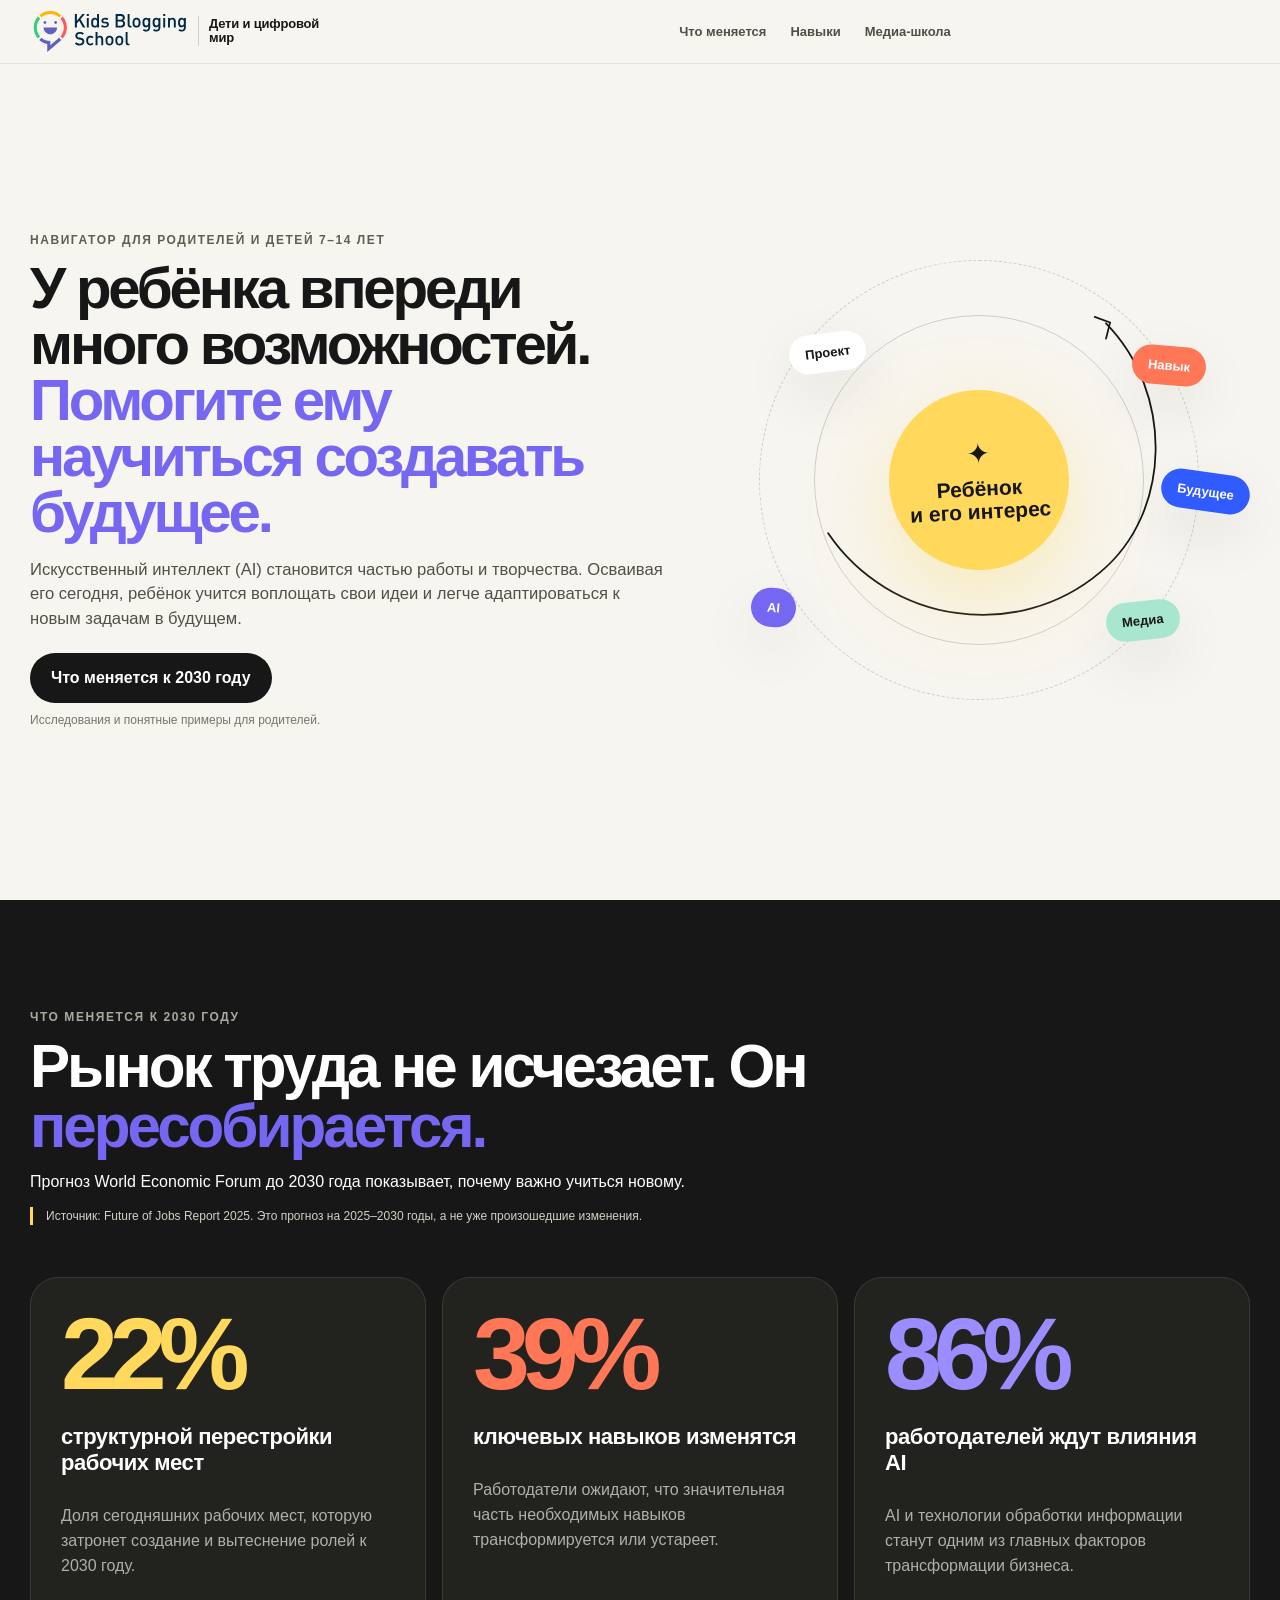
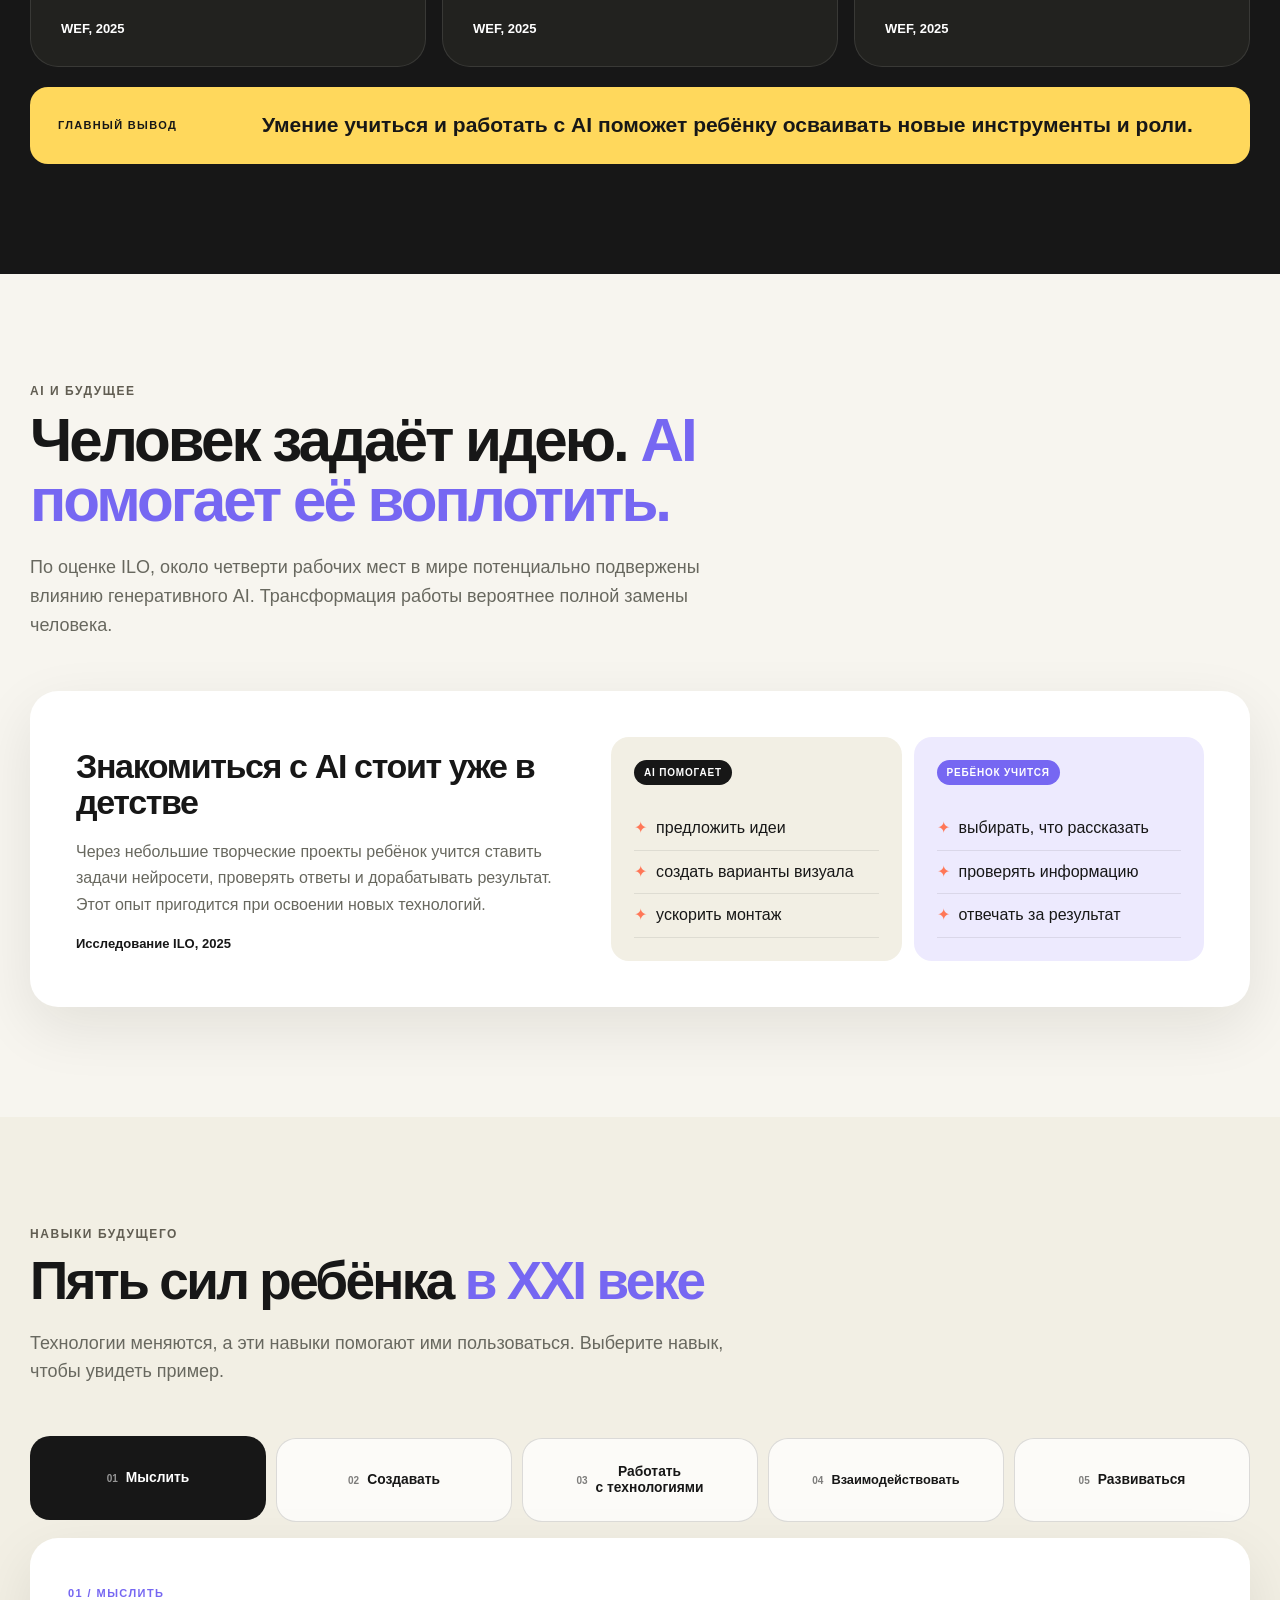
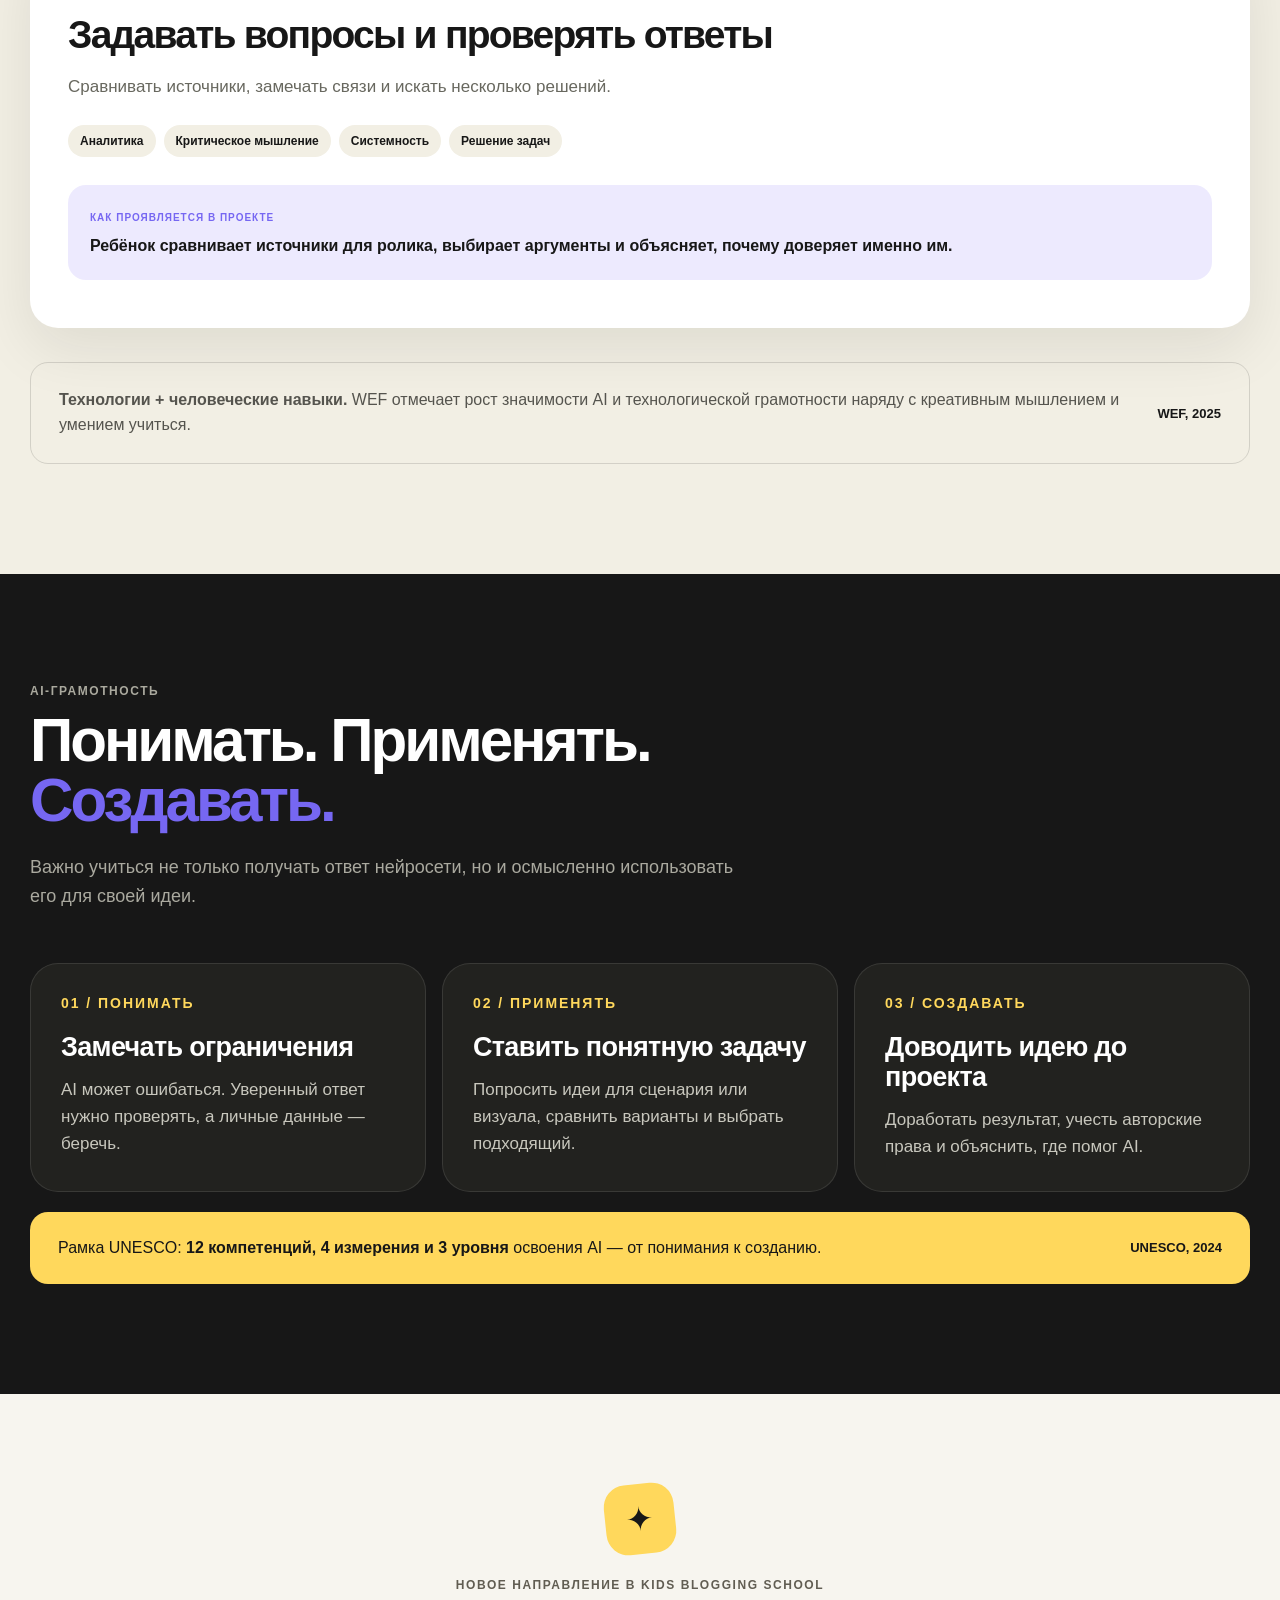
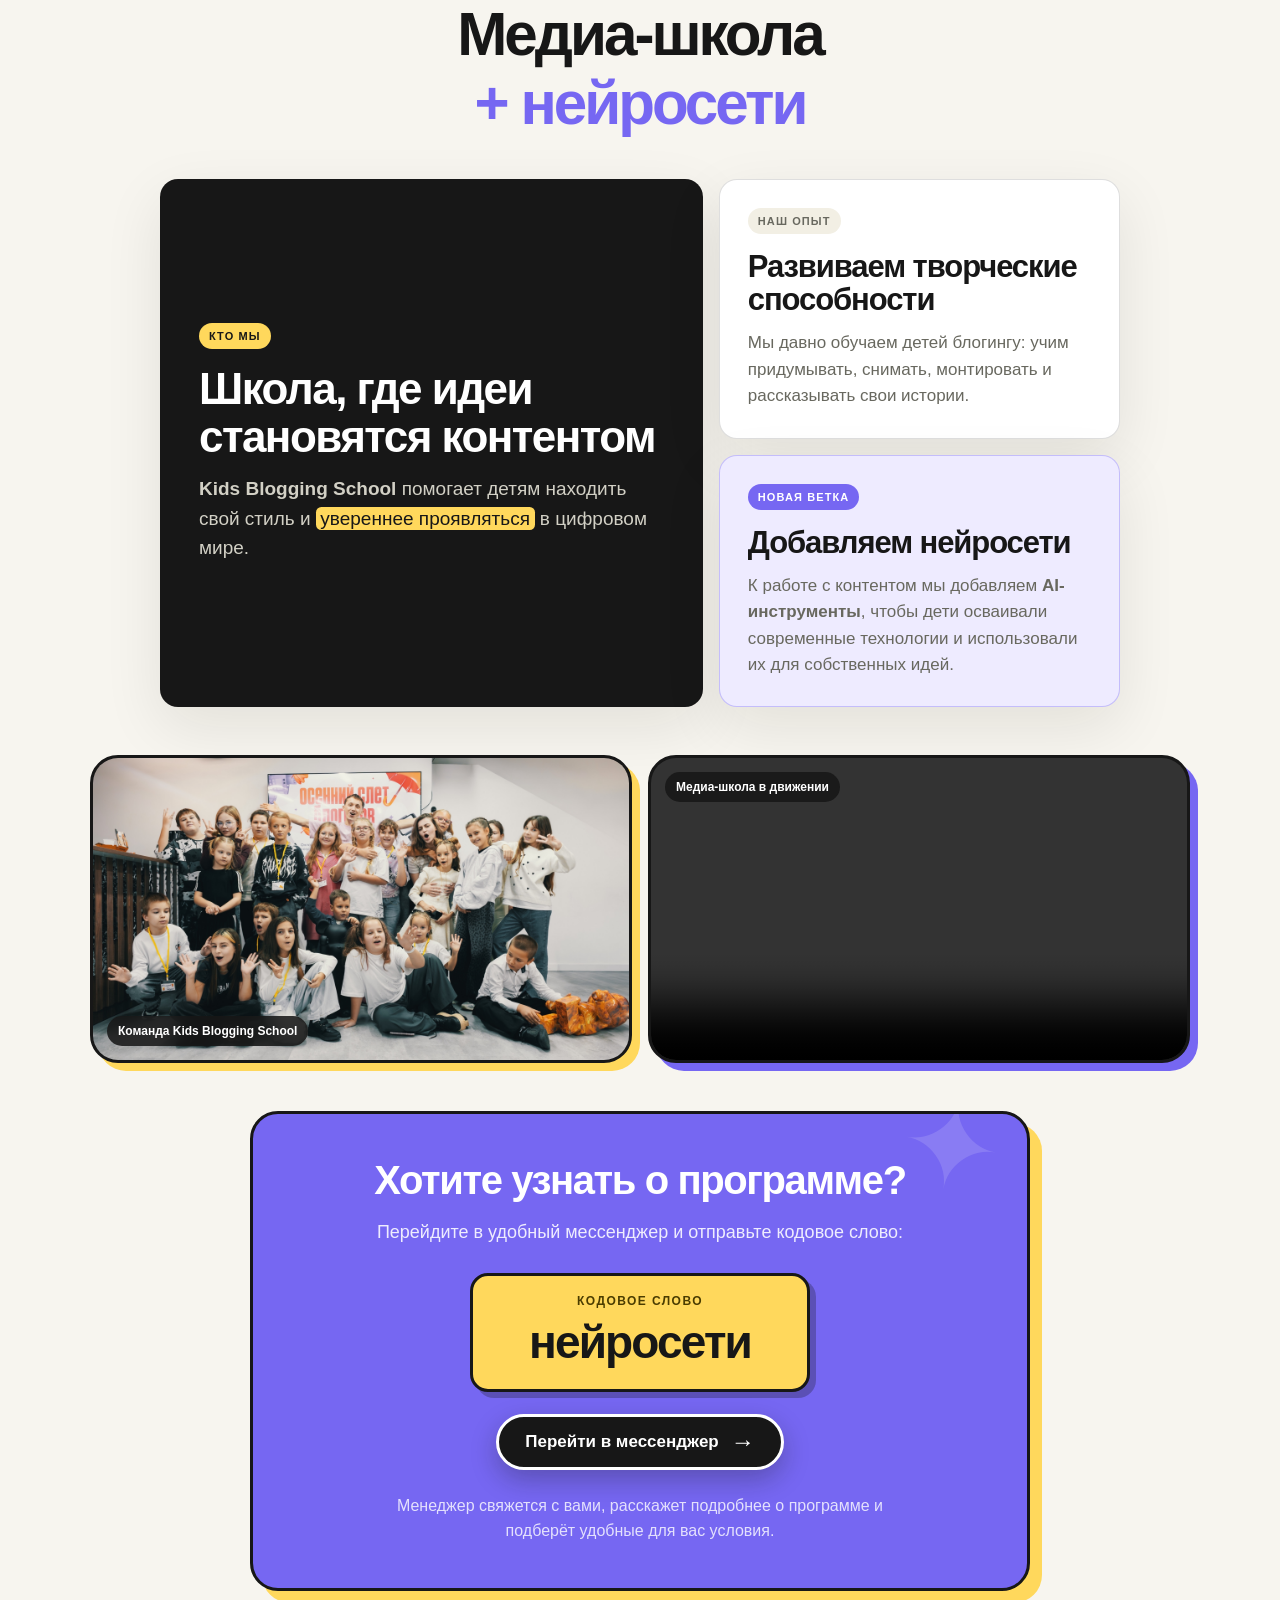
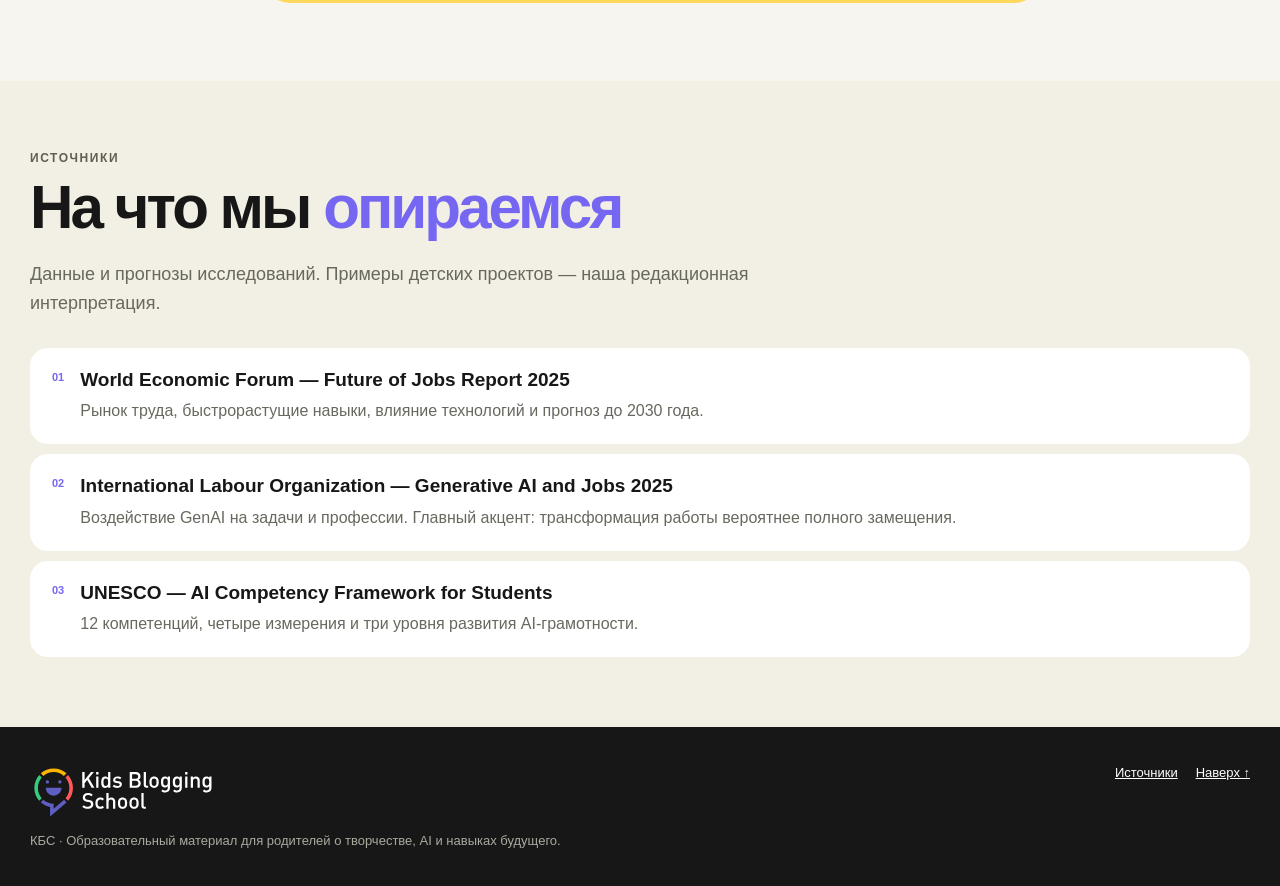
<file: index.html>
<!doctype html>

<html lang="ru">
<head>
<meta charset="utf-8"/>
<meta content="width=device-width, initial-scale=1" name="viewport"/>
<meta content="Зачем детям изучать AI: статистика, пять навыков будущего и новое направление КБС — «Медиа-школа» с нейросетями." name="description"/>
<meta content="#171717" name="theme-color"/>
<title>Дети и цифровой мир — карта навыков будущего</title>
<link href="styles.css" rel="stylesheet"/>
</head>
<body>
<div aria-hidden="true" class="page-top-anchor" id="top"></div>
<div aria-hidden="true" class="reading-progress"><span id="readingProgress"></span></div>
<header class="site-header">
<a aria-label="Kids Blogging School — наверх" class="brand" href="#top">
<img alt="Kids Blogging School" class="kbs-logo header-logo" src="assets/brand/kbs-full-logo.svg"/><span aria-hidden="true" class="brand-divider"></span><strong class="brand-section-title">Дети и цифровой мир</strong></a>
<nav aria-label="Навигация по странице" class="top-nav">
<a href="#change">Что меняется</a>
<a href="#skills">Навыки</a>
<a href="#media-school">Медиа-школа</a>
</nav>
</header>
<main>
<section class="hero section-shell">
<div class="hero-copy reveal">
<p class="eyebrow">Навигатор для родителей и детей 7–14 лет</p>
<h1>У ребёнка впереди много возможностей. <span>Помогите ему научиться создавать будущее.</span></h1>
<p class="hero-lead">Искусственный интеллект (AI) становится частью работы и творчества. Осваивая его сегодня, ребёнок учится воплощать свои идеи и легче адаптироваться к новым задачам в будущем.</p>
<div class="hero-actions">
<a class="button button-primary" href="#change">Что меняется к 2030 году</a>
</div>
<p class="hero-note">Исследования и понятные примеры для родителей.</p>
</div>
<div aria-label="Схема: интерес ребёнка превращается в проект, навыки и профессиональные направления" class="hero-visual reveal">
<div class="orbit orbit-one"></div>
<div class="orbit orbit-two"></div>
<div class="hero-core">
<span class="core-icon">✦</span>
<strong>Ребёнок<br/>и его интерес</strong>
</div>
<div class="floating-chip chip-project">Проект</div>
<div class="floating-chip chip-skill">Навык</div>
<div class="floating-chip chip-ai">AI</div>
<div class="floating-chip chip-media">Медиа</div>
<div class="floating-chip chip-future">Будущее</div>
<svg aria-hidden="true" class="hero-scribble" role="presentation" viewbox="0 0 520 520">
<path d="M74 326c76 112 234 135 337 48 89-74 91-222 7-308"></path>
<path d="M404 58l19 7-5 20"></path>
</svg>
</div>
</section>
<section class="section section-dark" id="change">
<div class="section-shell">
<div class="section-heading reveal">
<p class="eyebrow eyebrow-light">Что меняется к 2030 году</p>
<h2>Рынок труда не исчезает. Он <span>пересобирается.</span></h2>
<p>Прогноз World Economic Forum до 2030 года показывает, почему важно учиться новому.</p>
<p class="source-freshness">Источник: Future of Jobs Report 2025. Это прогноз на 2025–2030 годы, а не уже произошедшие изменения.</p>
</div>
<div class="stats-grid">
<article class="stat-card reveal">
<span class="stat-number">22%</span>
<h3>структурной перестройки рабочих мест</h3>
<p>Доля сегодняшних рабочих мест, которую затронет создание и вытеснение ролей к 2030 году.</p>
<span class="source-label">WEF, 2025</span>
</article>
<article class="stat-card reveal">
<span class="stat-number">39%</span>
<h3>ключевых навыков изменятся</h3>
<p>Работодатели ожидают, что значительная часть необходимых навыков трансформируется или устареет.</p>
<span class="source-label">WEF, 2025</span>
</article>
<article class="stat-card reveal">
<span class="stat-number">86%</span>
<h3>работодателей ждут влияния AI</h3>
<p>AI и технологии обработки информации станут одним из главных факторов трансформации бизнеса.</p>
<span class="source-label">WEF, 2025</span>
</article>
</div>
<div class="takeaway reveal">
<span>Главный вывод</span>
<p>Умение учиться и работать с AI поможет ребёнку осваивать новые инструменты и роли.</p>
</div>
</div>
</section>
<section class="section section-shell" id="ai-change">
<div class="section-heading reveal">
<p class="eyebrow">AI и будущее</p>
<h2>Человек задаёт идею. <span>AI помогает её воплотить.</span></h2>
<p>По оценке ILO, около четверти рабочих мест в мире потенциально подвержены влиянию генеративного AI. Трансформация работы вероятнее полной замены человека.</p>
</div>
<div class="myth-switcher reveal">
<div class="ai-panel">
<div class="ai-panel-copy">
<h3>Знакомиться с AI стоит уже в детстве</h3>
<p>Через небольшие творческие проекты ребёнок учится ставить задачи нейросети, проверять ответы и дорабатывать результат. Этот опыт пригодится при освоении новых технологий.</p>
<span class="source-label">Исследование ILO, 2025</span>
</div>
<div class="task-compare">
<div><span class="compare-label">AI помогает</span><ul><li>предложить идеи</li><li>создать варианты визуала</li><li>ускорить монтаж</li></ul></div>
<div><span class="compare-label compare-human">Ребёнок учится</span><ul><li>выбирать, что рассказать</li><li>проверять информацию</li><li>отвечать за результат</li></ul></div>
</div>
</div>
</div>
</section>
<section class="section section-tint" id="skills">
<div class="section-shell">
<div class="section-heading skills-section-heading reveal">
<p class="eyebrow">Навыки будущего</p>
<h2 class="skills-main-title">Пять сил ребёнка <span>в XXI веке</span></h2>
<p>Технологии меняются, а эти навыки помогают ими пользоваться. Выберите навык, чтобы увидеть пример.</p>
</div>
<div class="skills-layout reveal">
<div aria-label="Категории навыков будущего" class="skill-wheel" role="tablist">
<button aria-selected="true" class="skill-node active" data-skill="think" id="skill-tab-think" aria-controls="skillDetail" tabindex="0" role="tab" type="button">
<span>01</span><strong>Мыслить</strong>
</button>
<button aria-selected="false" class="skill-node" data-skill="create" id="skill-tab-create" aria-controls="skillDetail" tabindex="-1" role="tab" type="button">
<span>02</span><strong>Создавать</strong>
</button>
<button aria-selected="false" class="skill-node" data-skill="tech" id="skill-tab-tech" aria-controls="skillDetail" tabindex="-1" role="tab" type="button">
<span>03</span><strong>Работать<br/>с технологиями</strong>
</button>
<button aria-selected="false" class="skill-node" data-skill="collab" id="skill-tab-collab" aria-controls="skillDetail" tabindex="-1" role="tab" type="button">
<span>04</span><strong>Взаимо­действовать</strong>
</button>
<button aria-selected="false" class="skill-node" data-skill="grow" id="skill-tab-grow" aria-controls="skillDetail" tabindex="-1" role="tab" type="button">
<span>05</span><strong>Развиваться</strong>
</button>
<div aria-hidden="true" class="wheel-center"><span>навыки</span><strong>будущего</strong></div>
</div>
<article class="skill-detail" id="skillDetail" role="tabpanel" aria-labelledby="skill-tab-think">
<p class="detail-number">01 / МЫСЛИТЬ</p>
<h3>Задавать вопросы и проверять ответы</h3>
<p>Сравнивать источники, замечать связи и искать несколько решений.</p>
<div class="skill-tags">
<span>Аналитика</span><span>Критическое мышление</span><span>Системность</span><span>Решение задач</span>
</div>
<div class="project-example">
<span>Как проявляется в проекте</span>
<p>Ребёнок сравнивает источники для ролика, выбирает аргументы и объясняет, почему доверяет именно им.</p>
</div>
</article>
</div>
<div class="research-strip reveal">
<p><strong>Технологии + человеческие навыки.</strong> WEF отмечает рост значимости AI и технологической грамотности наряду с креативным мышлением и умением учиться.</p>
<span class="source-label">WEF, 2025</span>
</div>
</div>
</section>

<section class="section section-dark" id="ai-literacy">
<div class="section-shell">
<div class="section-heading reveal">
<p class="eyebrow eyebrow-light">AI-грамотность</p>
<h2>Понимать. Применять. <span>Создавать.</span></h2>
<p>Важно учиться не только получать ответ нейросети, но и осмысленно использовать его для своей идеи.</p>
</div>
<div class="ai-steps reveal">
<article><span class="panel-kicker">01 / Понимать</span><h3>Замечать ограничения</h3><p>AI может ошибаться. Уверенный ответ нужно проверять, а личные данные — беречь.</p></article>
<article><span class="panel-kicker">02 / Применять</span><h3>Ставить понятную задачу</h3><p>Попросить идеи для сценария или визуала, сравнить варианты и выбрать подходящий.</p></article>
<article><span class="panel-kicker">03 / Создавать</span><h3>Доводить идею до проекта</h3><p>Доработать результат, учесть авторские права и объяснить, где помог AI.</p></article>
</div>
<div class="unesco-note reveal"><p>Рамка UNESCO: <strong>12 компетенций, 4 измерения и 3 уровня</strong> освоения AI — от понимания к созданию.</p><span class="source-label">UNESCO, 2024</span></div>
</div>
</section>


<section aria-labelledby="media-school-title" class="finale section-shell reveal" id="media-school">
<span aria-hidden="true" class="finale-mark">✦</span>
<p class="eyebrow">Новое направление в Kids Blogging School</p>
<h2 id="media-school-title">Медиа-школа<span class="finale-second-line">+ нейросети</span></h2>
<div class="school-story">
<article class="school-story-card school-story-intro">
<span>Кто мы</span>
<h3>Школа, где идеи становятся контентом</h3>
<p><strong>Kids Blogging School</strong> помогает детям находить свой стиль и <mark>увереннее проявляться</mark> в цифровом мире.</p>
</article>
<article class="school-story-card">
<span>Наш опыт</span>
<h3>Развиваем творческие способности</h3>
<p>Мы давно обучаем детей блогингу: учим придумывать, снимать, монтировать и рассказывать свои истории.</p>
</article>
<article class="school-story-card school-story-ai">
<span>Новая ветка</span>
<h3>Добавляем нейросети</h3>
<p>К работе с контентом мы добавляем <strong>AI-инструменты</strong>, чтобы дети осваивали современные технологии и использовали их для собственных идей.</p>
</article>
</div>
<div aria-label="Фото и видео Kids Blogging School" class="school-media">
<figure class="school-media-card school-photo-card">
<img alt="Группа детей и преподавателей Kids Blogging School" decoding="async" loading="lazy" src="assets/media/kbs-students.jpg"/>
<figcaption>Команда Kids Blogging School</figcaption>
</figure>
<figure class="school-media-card school-video-card">
<video controls playsinline preload="metadata">
<source src="assets/media/kbs-media-school.mp4" type="video/mp4"/>
Ваш браузер не поддерживает встроенное видео.
</video>
<figcaption>Медиа-школа в движении</figcaption>
</figure>
</div>
<div class="bot-invitation">
<h3>Хотите узнать о программе?</h3>
<p>Перейдите в удобный мессенджер и отправьте кодовое слово:</p>
<div class="bot-keyword-frame">
<span class="bot-keyword-label">Кодовое слово</span>
<strong class="bot-keyword">нейросети</strong>
</div>
<a class="bot-cta" href="https://max.ru/id132708713149_bot" rel="noopener" target="_blank">Перейти в мессенджер <span aria-hidden="true">→</span></a>
<p class="bot-followup">Менеджер свяжется с вами, расскажет подробнее о программе и подберёт удобные для вас условия.</p>
</div>
</section>
<section class="section section-tint compact-sources" id="sources">
<div class="section-shell">
<div class="section-heading reveal"><p class="eyebrow">Источники</p><h2>На что мы <span>опираемся</span></h2><p>Данные и прогнозы исследований. Примеры детских проектов — наша редакционная интерпретация.</p></div>
<div class="sources-list reveal">
<article class="source-entry">
<span class="source-number">01</span>
<div><h3>World Economic Forum — Future of Jobs Report 2025</h3><p>Рынок труда, быстрорастущие навыки, влияние технологий и прогноз до 2030 года.</p></div>
</article>
<article class="source-entry">
<span class="source-number">02</span>
<div><h3>International Labour Organization — Generative AI and Jobs 2025</h3><p>Воздействие GenAI на задачи и профессии. Главный акцент: трансформация работы вероятнее полного замещения.</p></div>
</article>
<article class="source-entry">
<span class="source-number">03</span>
<div><h3>UNESCO — AI Competency Framework for Students</h3><p>12 компетенций, четыре измерения и три уровня развития AI-грамотности.</p></div>
</article>
</div>
</div>
</section>
</main>
<footer class="site-footer">
<div class="footer-brand"><img alt="Kids Blogging School" class="kbs-logo footer-logo" src="assets/brand/kbs-full-logo-on-dark.svg"/>
<p>КБС · Образовательный материал для родителей о творчестве, AI и навыках будущего.</p>
</div>
<div class="footer-links">
<a href="#sources">Источники</a>
<a href="#top">Наверх ↑</a>
</div>
</footer>
<script src="script.js"></script>
</body>
</html>
</file>
<file: styles.css>
:root {
  --bg: #f7f5ef;
  --surface: #ffffff;
  --ink: #171717;
  --muted: #68685f;
  --line: rgba(23, 23, 23, 0.14);
  --dark: #171717;
  --dark-2: #22221f;
  --cream: #f2efe4;
  --yellow: #ffd85c;
  --purple: #7667f2;
  --blue: #2f5bff;
  --coral: #ff7757;
  --mint: #a8e6cf;
  --radius: 28px;
  --radius-sm: 18px;
  --shadow: 0 20px 60px rgba(21, 19, 14, 0.09);
  --max: 1220px;
}

* { box-sizing: border-box; }
html { scroll-behavior: smooth; }
section[id] { scroll-margin-top: 78px; }
body {
  margin: 0;
  background: var(--bg);
  color: var(--ink);
  font-family: Inter, Manrope, -apple-system, BlinkMacSystemFont, "Segoe UI", sans-serif;
  -webkit-font-smoothing: antialiased;
}
button, input, select { font: inherit; }
a { color: inherit; }
button { color: inherit; }

.page-top-anchor {
  position: absolute;
  top: 0;
  left: 0;
  width: 1px;
  height: 1px;
  pointer-events: none;
}

.reading-progress {
  position: fixed;
  inset: 0 0 auto 0;
  height: 4px;
  z-index: 100;
  background: transparent;
}
.reading-progress span { display: block; width: 0; height: 100%; background: linear-gradient(90deg, var(--yellow), var(--coral), var(--purple)); }

.site-header {
  position: sticky;
  top: 0;
  z-index: 40;
  min-height: 64px;
  display: flex;
  align-items: center;
  gap: 28px;
  padding: 8px max(24px, calc((100vw - var(--max)) / 2));
  background: rgba(247, 245, 239, 0.9);
  border-bottom: 1px solid rgba(23, 23, 23, 0.08);
  backdrop-filter: blur(18px);
}
.brand { display: inline-flex; align-items: center; gap: 10px; min-width: 190px; color: var(--ink); text-decoration: none; }
.brand-paw { width: 42px; height: 42px; flex: 0 0 42px; display: grid; place-items: center; }
.brand-paw svg { width: 100%; height: 100%; overflow: visible; }
.brand-paw circle, .brand-paw path { fill: var(--purple); }
.brand-wordmark { display: block; line-height: 1; }
.brand-wordmark strong, .brand-wordmark small { display: block; white-space: nowrap; }
.brand-wordmark strong { font-size: 14px; line-height: 1.02; letter-spacing: -.025em; }
.brand-wordmark small { margin-top: 4px; color: var(--muted); font-size: 10px; font-weight: 900; letter-spacing: .17em; text-transform: uppercase; }
.top-nav { flex: 1; display: flex; justify-content: center; gap: 24px; }
.top-nav a { text-decoration: none; color: #4f4f48; font-size: 13px; font-weight: 650; }
.top-nav a:hover { color: var(--ink); }
.share-button { border: 1px solid var(--line); background: transparent; border-radius: 999px; padding: 10px 16px; cursor: pointer; font-weight: 700; }
.share-button:hover { background: var(--surface); }

.section-shell { width: min(var(--max), calc(100% - 48px)); margin-inline: auto; }
.section { padding: 110px 0; }
.section-dark { background: var(--dark); color: #fff; }
.section-tint { background: var(--cream); }
.hero { min-height: calc(100svh - 64px); display: grid; grid-template-columns: 1.08fr .92fr; align-items: center; gap: 46px; padding-block: 34px 42px; }
.eyebrow { margin: 0 0 13px; color: #615d52; font-size: 12px; font-weight: 800; letter-spacing: .13em; text-transform: uppercase; }
.eyebrow-light { color: #aaa99e; }
h1, h2, h3, h4, p { overflow-wrap: anywhere; }
h1 { margin: 0; font-size: clamp(46px, 5vw, 72px); line-height: .96; letter-spacing: -.055em; max-width: 790px; }
h1 span, h2 span { color: var(--purple); }
.hero-lead { max-width: 680px; margin: 22px 0 0; color: #505049; font-size: clamp(17px, 1.45vw, 20px); line-height: 1.5; }
.hero-actions, .finale-actions { display: flex; gap: 12px; flex-wrap: wrap; margin-top: 26px; }
.button { display: inline-flex; min-height: 50px; align-items: center; justify-content: center; border-radius: 999px; padding: 0 21px; font-weight: 800; text-decoration: none; border: 0; cursor: pointer; transition: transform .18s ease, background .18s ease; }
.button:hover { transform: translateY(-2px); }
.button-primary { background: var(--ink); color: #fff; }
.button-secondary { background: transparent; border: 1px solid var(--line); }
.hero-note { margin: 13px 0 0; color: #77756c; font-size: 12px; }
.hero-visual { position: relative; min-height: 456px; display: grid; place-items: center; }
.hero-core { position: relative; z-index: 3; width: 184px; height: 184px; display: grid; place-content: center; text-align: center; border-radius: 50%; background: var(--yellow); box-shadow: 0 28px 80px rgba(255, 216, 92, .36); transform: rotate(-3deg); }
.hero-core .core-icon { font-size: 28px; }
.hero-core strong { margin-top: 8px; font-size: 21px; line-height: 1.08; }
.orbit { position: absolute; border: 1px solid rgba(23,23,23,.18); border-radius: 50%; }
.orbit-one { width: 330px; height: 330px; }
.orbit-two { width: 438px; height: 438px; border-style: dashed; animation: rotate 26s linear infinite; }
.floating-chip { position: absolute; z-index: 4; padding: 12px 16px; border-radius: 999px; background: #fff; box-shadow: var(--shadow); font-weight: 800; font-size: 13px; }
.chip-project { top: 15%; left: 15%; transform: rotate(-7deg); }
.chip-skill { top: 18%; right: 8%; background: var(--coral); color: #fff; transform: rotate(5deg); }
.chip-ai { bottom: 15%; left: 8%; background: var(--purple); color: #fff; transform: rotate(5deg); }
.chip-media { bottom: 12%; right: 13%; background: var(--mint); transform: rotate(-6deg); }
.chip-future { top: 48%; right: 0; background: var(--blue); color: #fff; transform: rotate(8deg); }
.hero-scribble { position: absolute; width: 100%; height: 100%; overflow: visible; }
.hero-scribble path { fill: none; stroke: var(--ink); stroke-width: 2.2; stroke-linecap: round; }

.section-heading { max-width: 800px; margin-bottom: 52px; }
.section-heading h2, .two-column-heading h2, .finale h2 { margin: 0; font-size: clamp(40px, 4.7vw, 66px); line-height: 1; letter-spacing: -.05em; }
.section-heading > p:last-child { max-width: 720px; margin: 22px 0 0; color: var(--muted); font-size: 18px; line-height: 1.6; }
.section-dark .section-heading > p:last-child { color: #aaa99f; }
.stats-grid { display: grid; grid-template-columns: repeat(3, 1fr); gap: 16px; }
.stat-card { min-height: 390px; padding: 30px; display: flex; flex-direction: column; background: var(--dark-2); border: 1px solid rgba(255,255,255,.1); border-radius: var(--radius); transition: transform .2s ease, border-color .2s ease; }
.stat-card:hover, .stat-card:focus { transform: translateY(-5px); border-color: rgba(255,216,92,.55); outline: none; }
.stat-number { font-size: clamp(70px, 8vw, 110px); line-height: .9; letter-spacing: -.08em; font-weight: 900; color: var(--yellow); }
.stat-card:nth-child(2) .stat-number { color: var(--coral); }
.stat-card:nth-child(3) .stat-number { color: #9b8cff; }
.stat-card h3 { margin: 24px 0 12px; font-size: 22px; letter-spacing: -.02em; }
.stat-card p { color: #b1b0a7; line-height: 1.55; }
.stat-card a { margin-top: auto; color: #fff; font-size: 13px; text-underline-offset: 4px; }
.takeaway { margin-top: 20px; padding: 24px 28px; display: grid; grid-template-columns: 180px 1fr; gap: 24px; align-items: center; background: var(--yellow); color: var(--ink); border-radius: var(--radius-sm); }
.takeaway span { font-weight: 900; text-transform: uppercase; font-size: 11px; letter-spacing: .12em; }
.takeaway p { margin: 0; font-size: 21px; font-weight: 750; line-height: 1.35; }

.myth-switcher { background: var(--surface); border-radius: var(--radius); box-shadow: var(--shadow); overflow: hidden; }
.segmented-control { display: grid; grid-template-columns: 1fr 1fr; padding: 8px; background: #efede6; }
.segment { min-height: 52px; border: 0; border-radius: 18px; background: transparent; cursor: pointer; font-weight: 800; color: #737168; }
.segment.active { background: var(--surface); color: var(--ink); box-shadow: 0 6px 24px rgba(23,23,23,.08); }
.ai-panel { padding: 46px; display: grid; grid-template-columns: .9fr 1.1fr; gap: 50px; align-items: start; }
.panel-kicker { color: var(--purple); font-size: 11px; font-weight: 900; letter-spacing: .14em; text-transform: uppercase; }
.ai-panel h3, .level-content h3 { margin: 12px 0 18px; font-size: 34px; line-height: 1.05; letter-spacing: -.04em; }
.ai-panel p { color: var(--muted); line-height: 1.65; }
.text-link, .source-line { font-size: 13px; font-weight: 750; text-underline-offset: 4px; }
.task-compare { display: grid; grid-template-columns: 1fr 1fr; gap: 12px; }
.task-compare > div { padding: 23px; background: var(--cream); border-radius: var(--radius-sm); }
.task-compare > div:last-child { background: #edeafe; }
.compare-label { display: inline-flex; padding: 7px 10px; border-radius: 999px; background: var(--ink); color: #fff; font-size: 10px; font-weight: 900; letter-spacing: .08em; text-transform: uppercase; }
.compare-human { background: var(--purple); }
.task-compare ul, .level-content ul { margin: 22px 0 0; padding: 0; list-style: none; }
.task-compare li, .level-content li { position: relative; padding: 10px 0 10px 22px; border-bottom: 1px solid rgba(23,23,23,.09); line-height: 1.4; }
.task-compare li:before, .level-content li:before { content: "✦"; position: absolute; left: 0; color: var(--coral); }

.skills-layout { display: block; }
.skill-wheel { position: relative; min-height: auto; display: grid; grid-template-columns: repeat(5, minmax(0, 1fr)); gap: 10px; margin-bottom: 16px; }
.skill-node { position: static; width: 100%; min-width: 0; min-height: 84px; display: flex; align-items: center; justify-content: center; gap: 8px; text-align: center; padding: 14px 9px; border: 1px solid var(--line); border-radius: 20px; background: rgba(255,255,255,.72); cursor: pointer; transition: .2s ease; }
.skill-node:hover, .skill-node.active { background: var(--ink); color: #fff; transform: translateY(-2px); }
.skill-node span { font-size: 10px; font-weight: 900; opacity: .55; }
.skill-node strong { min-width: 0; font-size: clamp(12px, 1.15vw, 15px); line-height: 1.15; overflow-wrap: normal; word-break: normal; hyphens: auto; }
.wheel-center { display: none; }
.wheel-center span { font-size: 11px; text-transform: uppercase; font-weight: 900; letter-spacing: .12em; }
.wheel-center strong { font-size: 27px; line-height: 1; }
.skill-detail { min-height: 390px; padding: 38px; background: var(--surface); border-radius: var(--radius); box-shadow: var(--shadow); }
.detail-number { color: var(--purple); font-size: 11px; font-weight: 900; letter-spacing: .13em; }
.skill-detail h3 { margin: 16px 0 18px; font-size: 39px; line-height: 1.02; letter-spacing: -.045em; }
.skill-detail > p:not(.detail-number) { color: var(--muted); font-size: 17px; line-height: 1.65; }
.skill-tags { display: flex; flex-wrap: wrap; gap: 8px; margin: 24px 0; }
.skill-tags span { padding: 9px 12px; border-radius: 999px; background: var(--cream); font-size: 12px; font-weight: 800; }
.project-example { margin-top: 28px; padding: 22px; border-radius: var(--radius-sm); background: #edeafe; }
.project-example span { color: var(--purple); font-size: 10px; font-weight: 900; text-transform: uppercase; letter-spacing: .1em; }
.project-example p { margin: 9px 0 0; font-weight: 700; line-height: 1.5; }
.research-strip { margin-top: 34px; display: grid; grid-template-columns: 1fr auto; gap: 30px; align-items: center; padding: 25px 28px; border: 1px solid var(--line); border-radius: var(--radius-sm); }
.research-strip p { margin: 0; color: #55544e; line-height: 1.55; }
.research-strip a { white-space: nowrap; font-weight: 800; }

.two-column-heading { display: grid; grid-template-columns: 1.1fr .9fr; gap: 70px; align-items: end; margin-bottom: 50px; }
.two-column-heading > p { margin: 0 0 6px; color: var(--muted); font-size: 18px; line-height: 1.62; }
.creativity-lab { display: grid; grid-template-columns: 1.1fr .9fr; gap: 16px; }
.lab-prompt, .lab-result { padding: 34px; border-radius: var(--radius); }
.lab-prompt { background: var(--ink); color: #fff; }
.lab-result { background: var(--yellow); }
.lab-step { display: inline-flex; padding: 7px 10px; border-radius: 999px; background: rgba(255,255,255,.12); font-size: 10px; font-weight: 900; letter-spacing: .1em; text-transform: uppercase; }
.lab-prompt h3 { margin: 22px 0 14px; font-size: 37px; line-height: 1.05; letter-spacing: -.04em; }
.lab-prompt p { color: #b5b4ab; }
.idea-options { margin-top: 28px; display: flex; flex-wrap: wrap; gap: 9px; }
.idea-options button { border: 1px solid rgba(255,255,255,.18); background: transparent; color: #fff; border-radius: 999px; padding: 11px 14px; cursor: pointer; }
.idea-options button.selected { background: var(--purple); border-color: var(--purple); }
.creativity-meter { display: grid; grid-template-columns: 1fr auto; gap: 8px; align-items: center; }
.creativity-meter span { font-size: 11px; font-weight: 900; text-transform: uppercase; letter-spacing: .08em; }
.creativity-meter strong { font-size: 23px; }
.creativity-meter div { grid-column: 1 / -1; height: 8px; overflow: hidden; background: rgba(23,23,23,.12); border-radius: 999px; }
.creativity-meter i { display: block; width: 0; height: 100%; background: var(--ink); border-radius: inherit; transition: width .3s ease; }
.lab-result h4 { margin: 34px 0 12px; font-size: 28px; }
.lab-result ul { padding-left: 20px; line-height: 1.8; }
.lab-message { margin-top: 26px; padding-top: 18px; border-top: 1px solid rgba(23,23,23,.17); font-weight: 800; }
.source-line { display: inline-block; margin-top: 20px; color: #615f57; }

.level-tabs { display: grid; grid-template-columns: repeat(3, 1fr); gap: 10px; }
.level-tab { min-height: 78px; display: flex; align-items: center; gap: 12px; padding: 0 22px; border: 1px solid rgba(255,255,255,.13); border-radius: 20px; background: transparent; color: #aaa99f; cursor: pointer; font-weight: 850; text-align: left; }
.level-tab span { color: var(--yellow); font-size: 11px; }
.level-tab.active { background: #fff; color: var(--ink); }
.level-content { margin-top: 12px; padding: 38px; display: grid; grid-template-columns: 270px 1fr; gap: 45px; align-items: center; border-radius: var(--radius); background: var(--dark-2); border: 1px solid rgba(255,255,255,.1); }
.level-visual { position: relative; width: 240px; height: 240px; display: grid; place-content: center; border: 1px dashed rgba(255,255,255,.22); border-radius: 50%; }
.level-visual span { color: var(--yellow); font-size: 56px; font-weight: 950; }
.level-visual strong { position: absolute; top: 24px; right: 23px; width: 55px; height: 55px; display: grid; place-content: center; background: var(--purple); border-radius: 50%; font-size: 28px; }
.level-visual i { position: absolute; inset: 30px; border-radius: 50%; border: 1px solid rgba(255,255,255,.12); }
.level-content p, .level-content li { color: #c2c1b8; }
.unesco-note { margin-top: 20px; padding: 24px 28px; display: grid; grid-template-columns: 1fr auto; gap: 30px; align-items: center; border-radius: var(--radius-sm); background: var(--yellow); color: var(--ink); }
.unesco-note p { margin: 0; line-height: 1.5; }
.unesco-note a { font-size: 13px; font-weight: 850; }

.truth-game { display: grid; grid-template-columns: .9fr 1.1fr; gap: 16px; }
.truth-card { padding: 24px; border-radius: var(--radius); background: #fff; box-shadow: var(--shadow); }
.mock-post-head { display: grid; grid-template-columns: auto 1fr auto; gap: 11px; align-items: center; }
.avatar { width: 42px; height: 42px; border-radius: 50%; background: linear-gradient(135deg, var(--purple), var(--coral)); }
.mock-post-head strong, .mock-post-head small { display: block; }
.mock-post-head small { margin-top: 3px; color: var(--muted); }
.mock-post-media { min-height: 260px; margin: 20px 0; display: grid; place-content: center; padding: 28px; border-radius: 20px; background: linear-gradient(135deg, #e7e2ff, #fff3c1); text-align: center; }
.mock-post-media span { max-width: 360px; font-size: 31px; font-weight: 900; line-height: 1.05; letter-spacing: -.04em; }
.truth-card > p { font-size: 15px; line-height: 1.5; }
.truth-controls { padding: 34px; border-radius: var(--radius); background: var(--ink); color: #fff; }
.truth-controls h3 { margin: 24px 0; font-size: 35px; line-height: 1.1; letter-spacing: -.04em; }
.truth-options { display: grid; gap: 10px; }
.truth-options button { min-height: 54px; padding: 0 18px; border: 1px solid rgba(255,255,255,.16); border-radius: 16px; background: transparent; color: #fff; cursor: pointer; text-align: left; }
.truth-options button:hover { background: rgba(255,255,255,.07); }
.truth-options button.correct { background: #1f8f6a; border-color: #1f8f6a; }
.truth-options button.wrong { background: #a84438; border-color: #a84438; }
.truth-feedback { min-height: 50px; margin-top: 18px; color: #b8b7ae; line-height: 1.5; }
.truth-progress { height: 7px; overflow: hidden; margin-top: 15px; border-radius: 999px; background: rgba(255,255,255,.12); }
.truth-progress span { display: block; width: 0; height: 100%; background: var(--yellow); transition: width .25s ease; }
.source-pair { margin-top: 18px; display: flex; gap: 18px; flex-wrap: wrap; }
.source-pair a { font-size: 13px; font-weight: 800; }

.profession-filters { display: flex; flex-wrap: wrap; gap: 8px; margin-bottom: 24px; }
.filter-chip { padding: 10px 15px; border: 1px solid var(--line); border-radius: 999px; background: transparent; cursor: pointer; font-weight: 800; }
.filter-chip.active { background: var(--ink); color: #fff; }
.profession-grid { display: grid; grid-template-columns: repeat(3, 1fr); gap: 14px; }
.profession-card { min-height: 320px; padding: 26px; display: flex; flex-direction: column; border-radius: 24px; background: var(--surface); box-shadow: 0 12px 40px rgba(21,19,14,.06); }
.profession-card .profession-icon { width: 48px; height: 48px; display: grid; place-content: center; border-radius: 15px; background: var(--yellow); font-size: 24px; }
.profession-card h3 { margin: 22px 0 10px; font-size: 23px; letter-spacing: -.03em; }
.profession-card p { margin: 0; color: var(--muted); line-height: 1.55; }
.profession-card .profession-skills { display: flex; flex-wrap: wrap; gap: 6px; margin: 20px 0; }
.profession-card .profession-skills span { padding: 6px 8px; border-radius: 999px; background: var(--cream); font-size: 10px; font-weight: 800; }
.profession-card button { margin-top: auto; padding: 0; border: 0; background: transparent; text-align: left; cursor: pointer; font-weight: 850; text-decoration: underline; text-underline-offset: 4px; }
.profession-card.expanded { background: var(--ink); color: #fff; }
.profession-card.expanded p { color: #c2c1b8; }
.profession-card.expanded .profession-skills span { background: rgba(255,255,255,.11); }
.forecast-note { margin-top: 22px; padding: 24px 28px; display: grid; grid-template-columns: 1fr auto; gap: 30px; align-items: center; border: 1px solid var(--line); border-radius: var(--radius-sm); }
.forecast-note p { margin: 0; line-height: 1.55; color: #57564f; }
.forecast-note a { font-weight: 850; }

.route-builder { display: grid; grid-template-columns: .9fr auto 1.1fr; gap: 18px; align-items: stretch; }
.interest-picker, .route-output { padding: 30px; border-radius: var(--radius); }
.interest-picker { background: var(--cream); }
.interest-picker h3 { margin: 0 0 20px; font-size: 28px; }
.interest-options { display: grid; gap: 9px; }
.interest-options button { min-height: 54px; display: flex; align-items: center; gap: 12px; padding: 0 15px; border: 1px solid rgba(23,23,23,.12); border-radius: 16px; background: transparent; cursor: pointer; text-align: left; font-weight: 750; }
.interest-options button span { font-size: 22px; }
.interest-options button.active { background: var(--ink); color: #fff; }
.route-arrow { display: grid; place-content: center; font-size: 34px; }
.route-output { background: var(--yellow); display: grid; grid-template-columns: 1fr 1fr; gap: 24px; }
.route-output > div > span { font-size: 10px; font-weight: 900; letter-spacing: .1em; text-transform: uppercase; }
.route-output ul { margin: 15px 0 0; padding-left: 19px; line-height: 1.75; }
.route-project { grid-column: 1 / -1; padding-top: 22px; border-top: 1px solid rgba(23,23,23,.18); }
.route-project p { margin: 10px 0 0; font-size: 20px; font-weight: 820; line-height: 1.4; }

.passport-shell { display: grid; grid-template-columns: .75fr 1.25fr; gap: 60px; align-items: start; }
.passport-shell .section-heading { position: sticky; top: 110px; }
.passport-app { display: grid; grid-template-columns: 1fr; gap: 14px; }
.quiz-side, .passport-result { padding: 32px; border-radius: var(--radius); }
.quiz-side { background: #fff; color: var(--ink); }
.quiz-progress-label { display: flex; justify-content: space-between; font-size: 12px; font-weight: 800; }
.quiz-progress { height: 8px; overflow: hidden; margin: 10px 0 34px; border-radius: 999px; background: #eae7de; }
.quiz-progress i { display: block; width: 14%; height: 100%; background: var(--purple); transition: width .25s ease; }
.quiz-category { margin: 0 0 12px; color: var(--purple); font-size: 10px; font-weight: 900; letter-spacing: .13em; }
.quiz-side h3 { min-height: 120px; margin: 0 0 25px; font-size: 32px; line-height: 1.12; letter-spacing: -.035em; }
.quiz-answers { display: grid; gap: 9px; }
.quiz-answers button { min-height: 53px; border: 1px solid var(--line); border-radius: 16px; background: transparent; cursor: pointer; font-weight: 800; }
.quiz-answers button:hover { background: var(--cream); }
.quiz-reset { margin-top: 18px; padding: 0; border: 0; background: transparent; color: var(--muted); text-decoration: underline; cursor: pointer; }
.passport-result { background: var(--dark-2); border: 1px solid rgba(255,255,255,.1); }
.passport-card-head { display: flex; justify-content: space-between; margin-bottom: 28px; }
.passport-card-head span { font-size: 20px; font-weight: 850; }
.passport-card-head strong { color: var(--yellow); font-size: 10px; text-transform: uppercase; letter-spacing: .1em; }
.skill-bars { display: grid; gap: 18px; }
.skill-bars > div { display: grid; grid-template-columns: 130px 1fr 42px; gap: 12px; align-items: center; }
.skill-bars span, .skill-bars em { font-size: 12px; font-style: normal; }
.skill-bars i { height: 8px; overflow: hidden; border-radius: 999px; background: rgba(255,255,255,.1); }
.skill-bars b { display: block; width: 0; height: 100%; border-radius: inherit; background: var(--yellow); transition: width .35s ease; }
.passport-message { margin-top: 30px; padding-top: 24px; border-top: 1px solid rgba(255,255,255,.12); color: #b8b7af; line-height: 1.6; }

.age-timeline { display: grid; grid-template-columns: repeat(3, 1fr); gap: 14px; }
.age-timeline article { padding: 30px; border: 1px solid var(--line); border-radius: var(--radius); background: var(--surface); }
.age-timeline article:nth-child(2) { transform: translateY(30px); }
.age-timeline article span { color: var(--purple); font-size: 12px; font-weight: 900; }
.age-timeline h3 { margin: 16px 0; font-size: 27px; letter-spacing: -.03em; }
.age-timeline ul { padding-left: 19px; color: var(--muted); line-height: 1.7; }

.legend { display: flex; flex-wrap: wrap; gap: 10px; margin-bottom: 30px; }
.legend span { display: flex; align-items: center; gap: 8px; padding: 10px 13px; border-radius: 999px; background: rgba(255,255,255,.68); font-size: 11px; }
.legend i { width: 9px; height: 9px; border-radius: 50%; }
.legend-fact { background: var(--blue); }.legend-forecast { background: var(--coral); }.legend-interpretation { background: var(--purple); }.legend-scenario { background: #4a9d79; }
.sources-list { display: grid; gap: 10px; }
.sources-list details { border-radius: 18px; background: var(--surface); overflow: hidden; }
.sources-list summary { min-height: 66px; display: flex; align-items: center; gap: 14px; padding: 0 22px; cursor: pointer; font-weight: 850; list-style: none; }
.sources-list summary::-webkit-details-marker { display: none; }
.sources-list summary span { color: var(--purple); font-size: 11px; }
.sources-list details > div { padding: 0 22px 22px 52px; }
.sources-list p { margin: 0 0 12px; color: var(--muted); line-height: 1.55; }
.sources-list a { font-size: 13px; font-weight: 800; }

.finale { position: relative; padding-block: 130px; text-align: center; }
.finale-mark { display: grid; place-content: center; width: 70px; height: 70px; margin: 0 auto 24px; border-radius: 22px; background: var(--yellow); font-size: 33px; transform: rotate(-6deg); }
.finale h2 { max-width: 900px; margin-inline: auto; }
.finale > p:not(.eyebrow) { max-width: 720px; margin: 25px auto 0; color: var(--muted); font-size: 19px; line-height: 1.6; }
.finale-actions { justify-content: center; }
.copy-toast { position: fixed; left: 50%; bottom: 24px; z-index: 100; transform: translate(-50%, 20px); opacity: 0; pointer-events: none; padding: 12px 16px; border-radius: 999px; background: var(--ink); color: #fff; font-size: 13px; font-weight: 800; transition: .25s ease; }
.copy-toast.show { opacity: 1; transform: translate(-50%, 0); }

.site-footer { display: flex; justify-content: space-between; gap: 30px; padding: 38px max(24px, calc((100vw - var(--max)) / 2)); background: var(--ink); color: #fff; }
.site-footer p { max-width: 600px; margin: 15px 0 0; color: #aaa99f; font-size: 13px; }
.footer-links { display: flex; gap: 18px; align-items: flex-start; }
.site-footer a { font-size: 13px; }

.reveal { opacity: 0; transform: translateY(20px); transition: opacity .65s ease, transform .65s ease; }
.reveal.visible { opacity: 1; transform: translateY(0); }
@keyframes rotate { to { transform: rotate(360deg); } }

@media (max-width: 1050px) {
  .top-nav { display: none; }
  .site-header { justify-content: space-between; }
  .skills-layout, .two-column-heading, .truth-game, .passport-shell { grid-template-columns: 1fr; }
  .passport-shell .section-heading { position: static; }
  .profession-grid { grid-template-columns: repeat(2, 1fr); }
  .route-builder { grid-template-columns: 1fr; }
  .route-arrow { transform: rotate(90deg); }
}

@media (max-width: 760px) {
  :root { --radius: 22px; }
  .section-shell { width: min(100% - 28px, var(--max)); }
  .site-header { min-height: 68px; padding-inline: 14px; }
  .brand { min-width: auto; }
  .brand-paw { width: 36px; height: 36px; flex-basis: 36px; }
  .brand-wordmark strong { font-size: 13px; }
  .brand-wordmark small { font-size: 9px; }
  .share-button { padding: 9px 12px; font-size: 12px; }
  .section { padding: 78px 0; }
  .hero { padding-block: 42px 58px; gap: 20px; }
  h1 { font-size: 48px; }
  .hero-lead { font-size: 17px; }
  .hero-visual { min-height: 385px; }
  .hero-core { width: 155px; height: 155px; }
  .hero-core strong { font-size: 18px; }
  .orbit-one { width: 280px; height: 280px; }
  .orbit-two { width: 390px; height: 390px; }
  .floating-chip { padding: 9px 12px; font-size: 11px; }
  .section-heading { margin-bottom: 34px; }
  .section-heading h2, .two-column-heading h2, .finale h2 { font-size: 41px; }
  .stats-grid, .age-timeline { grid-template-columns: 1fr; }
  .stat-card { min-height: 315px; }
  .takeaway, .research-strip, .unesco-note, .forecast-note { grid-template-columns: 1fr; }
  .ai-panel { padding: 24px; grid-template-columns: 1fr; gap: 28px; }
  .task-compare { grid-template-columns: 1fr; }
  .skills-layout { gap: 20px; }
  .skill-wheel { min-height: auto; display: grid; grid-template-columns: 1fr 1fr; gap: 8px; }
  .skill-node { position: static; width: auto; min-height: 74px; transform: none !important; }
    .wheel-center { display: none; }
  .skill-detail { min-height: auto; padding: 26px; }
  .skill-detail h3 { font-size: 33px; }
  .two-column-heading { gap: 18px; margin-bottom: 34px; }
  .creativity-lab { grid-template-columns: 1fr; }
  .level-tabs { grid-template-columns: 1fr; }
  .level-content { grid-template-columns: 1fr; padding: 25px; }
  .level-visual { width: 180px; height: 180px; margin-inline: auto; }
  .profession-grid { grid-template-columns: 1fr; }
  .route-output { grid-template-columns: 1fr; }
  .route-project { grid-column: auto; }
  .passport-app { grid-template-columns: 1fr; }
  .quiz-side h3 { min-height: 0; font-size: 28px; }
  .skill-bars > div { grid-template-columns: 100px 1fr 38px; }
  .age-timeline article:nth-child(2) { transform: none; }
  .site-footer { flex-direction: column; }
  .finale { padding-block: 90px; }
}

@media (prefers-reduced-motion: reduce) {
  *, *::before, *::after { scroll-behavior: auto !important; animation-duration: .01ms !important; animation-iteration-count: 1 !important; transition-duration: .01ms !important; }
  .reveal { opacity: 1; transform: none; }
}

/* Defensive sizing for narrow screens */
.skills-layout, .skill-wheel, .skill-detail, .hero-visual { min-width: 0; }
@media (max-width: 760px) {
  .hero-visual { overflow: hidden; }
  .orbit-two { width: 350px; height: 350px; }
  .skills-layout { width: 100%; overflow: hidden; }
  .skill-wheel { width: 100%; }
  .skill-node { width: 100%; min-width: 0; }
  .skill-detail { width: 100%; }
}

.source-freshness { max-width: 760px !important; margin-top: 13px !important; padding-left: 13px; border-left: 3px solid var(--yellow); color: #d2d0c5 !important; font-size: 12px !important; line-height: 1.5 !important; }

.finale-second-line { display: block; margin-top: .12em; }

.brand-footer { color: #fff; min-width: auto; }
.brand-footer .brand-paw circle, .brand-footer .brand-paw path { fill: var(--yellow); }
.brand-footer .brand-wordmark small { color: #aaa99f; }
.footer-brand-block { min-width: 0; }

@media (max-width: 1180px) and (min-width: 881px) {
  .hero { gap: 28px; }
  .hero-visual { min-height: 420px; }
  .orbit-one { width: 300px; height: 300px; }
  .orbit-two { width: 398px; height: 398px; }
  .floating-chip { padding: 10px 13px; font-size: 11px; }
  .skill-node { padding-inline: 7px; }
}

@media (max-height: 820px) and (min-width: 881px) {
  .hero { min-height: calc(100svh - 64px); padding-block: 24px 30px; }
  .hero-visual { min-height: 400px; }
  h1 { font-size: clamp(44px, 4.65vw, 66px); }
  .hero-lead { margin-top: 18px; font-size: 17px; }
  .hero-actions { margin-top: 22px; }
}

@media (max-width: 880px) {
  .hero { grid-template-columns: 1fr; min-height: auto; padding-block: 46px 62px; }
  .hero-copy { padding-top: 0; }
  .hero-visual { min-height: 430px; }
  .skill-wheel { grid-template-columns: repeat(2, minmax(0, 1fr)); }
  .skill-node:last-of-type { grid-column: 1 / -1; }
}


/* Feedback round: compact hero, KBS brand and responsive skill cards */
.kbs-logo { width: 158px; height: auto; display: block; flex: 0 0 auto; overflow: visible; }
.site-header { min-height: 68px; gap: 22px; padding-block: 8px; }
.brand { min-width: 326px; gap: 10px; }
.brand-divider { width: 1px; height: 30px; flex: 0 0 auto; background: rgba(23,23,23,.15); }
.brand-section-title { max-width: 125px; font-size: 13px; line-height: 1.12; letter-spacing: -.01em; }
.hero { min-height: calc(100svh - 68px); gap: 44px; padding-block: 38px 44px; }
.hero h1 { font-size: clamp(44px, 4.9vw, 68px); }
.hero-lead { margin-top: 22px; font-size: clamp(17px, 1.35vw, 20px); }
.hero-actions { margin-top: 26px; }
.hero-note { margin-top: 14px; }
.hero-visual { min-height: 440px; }
.hero-core { width: 180px; height: 180px; }
.hero-core strong { font-size: 21px; }
.orbit-one { width: 330px; height: 330px; }
.orbit-two { width: 440px; height: 440px; }
.secondary-source { display: inline-block; margin-left: 14px; }
.skill-node { width: 188px; overflow: hidden; }
.skill-node strong { min-width: 0; max-width: 100%; white-space: normal; word-break: normal; overflow-wrap: normal; hyphens: auto; }
.skill-node[data-skill="collab"] strong { font-size: 13px; line-height: 1.05; }
.finale h2 span { display: block; margin-top: .16em; }
.footer-brand { display: grid; gap: 13px; }
.site-footer .footer-logo { width: 178px; }
.site-footer .footer-brand p { margin: 0; }

@media (min-width: 1051px) and (max-height: 820px) {
  .hero { padding-block: 26px 32px; gap: 36px; }
  .hero h1 { font-size: clamp(42px, 4.5vw, 61px); }
  .hero-lead { margin-top: 18px; font-size: 17px; line-height: 1.48; }
  .hero-actions { margin-top: 22px; }
  .hero-note { margin-top: 10px; }
  .hero-visual { min-height: 390px; }
  .hero-core { width: 164px; height: 164px; }
  .hero-core strong { font-size: 19px; }
  .orbit-one { width: 292px; height: 292px; }
  .orbit-two { width: 390px; height: 390px; }
  .floating-chip { padding: 10px 14px; font-size: 12px; }
}

@media (max-width: 1180px) and (min-width: 761px) {
  .site-header { gap: 16px; }
  .brand { min-width: 285px; }
  .kbs-logo { width: 142px; }
  .brand-section-title { max-width: 112px; font-size: 12px; }
  .top-nav { gap: 16px; }
  .top-nav a { font-size: 12px; }
  .skill-node { width: 174px; padding: 15px 13px; }
  .skill-node strong { font-size: 13px; }
  .skill-node[data-skill="collab"] strong { font-size: 12px; }
}

@media (max-width: 1050px) {
  .brand { min-width: auto; }
  .hero { padding-block: 38px 58px; }
  .hero-copy { padding-top: 0; }
  .hero-visual { min-height: 420px; }
}

@media (max-width: 760px) {
  .site-header { min-height: 64px; padding-inline: 12px; gap: 9px; }
  .kbs-logo { width: 112px; }
  .brand { gap: 7px; }
  .brand-divider { height: 24px; }
  .brand-section-title { max-width: 88px; font-size: 10px; line-height: 1.08; }
  .share-button { padding: 8px 10px; font-size: 11px; }
  .hero { padding-block: 34px 46px; }
  .hero h1 { font-size: 44px; }
  .hero-visual { min-height: 360px; }
  .hero-core { width: 148px; height: 148px; }
  .orbit-one { width: 260px; height: 260px; }
  .orbit-two { width: 340px; height: 340px; }
  .secondary-source { display: block; margin: 8px 0 0; }
  .skill-node { width: 100%; }
  .skill-node[data-skill="collab"] strong { font-size: 12px; }
  .site-footer .footer-logo { width: 164px; }
}

/* Brand title and 2026 source refinements */
.brand-paw { transform: rotate(-4deg); }
.brand-paw circle, .brand-paw path { fill: var(--yellow); }
.brand-section-title { display: block; }
.research-links { display: flex; align-items: center; justify-content: flex-end; gap: 14px; flex-wrap: wrap; }
.research-links a { white-space: nowrap; }
@media (max-width: 760px) {
  .brand-wordmark strong { font-size: 11px; }
  .brand-wordmark small { font-size: 8px; margin-top: 3px; }
  .brand-section-title { max-width: 78px; font-size: 9.5px; }
  .research-links { justify-content: flex-start; }
}


/* Final feedback overrides */
.site-header {
  min-height: 64px;
  padding-block: 7px;
  gap: 24px;
}
.brand {
  min-width: 178px;
  flex: 0 0 auto;
  gap: 0;
}
.header-logo {
  width: 168px;
  height: auto;
}
.hero {
  min-height: calc(100svh - 64px);
  align-items: start;
  gap: 40px;
  padding-block: 26px 34px;
}
.hero-copy {
  padding-top: 0;
  align-self: start;
}
.hero-visual {
  min-height: 420px;
  align-self: center;
}
.hero h1 {
  font-size: clamp(43px, 4.55vw, 64px);
}
.hero-lead {
  margin-top: 18px;
  font-size: clamp(16px, 1.3vw, 19px);
  line-height: 1.48;
}
.hero-actions { margin-top: 21px; }
.hero-note { margin-top: 10px; }
.skill-wheel {
  grid-template-columns: repeat(5, minmax(0, 1fr));
}
.skill-node {
  width: 100%;
  min-width: 0;
  padding-inline: 8px;
  overflow: visible;
}
.skill-node strong {
  max-width: 100%;
  font-size: clamp(12px, 1.08vw, 14px);
  overflow-wrap: normal;
  word-break: normal;
  hyphens: auto;
}
.skill-node[data-skill="collab"] strong {
  font-size: clamp(11.5px, 1vw, 13px);
  line-height: 1.08;
}
.finale-second-line {
  display: block;
  margin-top: .14em;
}
.site-footer .footer-logo {
  width: 178px;
  height: auto;
}
.site-footer .footer-brand p { margin: 0; }

@media (max-width: 1180px) and (min-width: 881px) {
  .brand { min-width: 158px; }
  .header-logo { width: 150px; }
  .site-header { gap: 16px; }
  .top-nav { gap: 16px; }
  .hero { gap: 28px; padding-block: 24px 30px; }
  .hero-visual { min-height: 390px; }
  .skill-node { padding-inline: 5px; }
  .skill-node strong { font-size: 12px; }
  .skill-node[data-skill="collab"] strong { font-size: 11px; }
}

@media (max-height: 820px) and (min-width: 881px) {
  .hero { min-height: calc(100svh - 64px); padding-block: 20px 24px; }
  .hero h1 { font-size: clamp(40px, 4.2vw, 58px); }
  .hero-lead { margin-top: 15px; font-size: 16px; }
  .hero-actions { margin-top: 18px; }
  .hero-note { margin-top: 8px; }
  .hero-visual { min-height: 370px; }
  .hero-core { width: 156px; height: 156px; }
  .hero-core strong { font-size: 18px; }
  .orbit-one { width: 280px; height: 280px; }
  .orbit-two { width: 370px; height: 370px; }
}

@media (max-width: 880px) {
  .site-header { min-height: 62px; }
  .header-logo { width: 142px; }
  .hero {
    min-height: auto;
    grid-template-columns: 1fr;
    padding-block: 34px 50px;
  }
  .hero-visual { min-height: 360px; }
  .skill-wheel { grid-template-columns: repeat(2, minmax(0, 1fr)); }
  .skill-node:last-of-type { grid-column: 1 / -1; }
}

@media (max-width: 760px) {
  .site-header { min-height: 58px; padding-inline: 12px; }
  .header-logo { width: 124px; }
  .hero h1 { font-size: 43px; }
  .hero { padding-block: 28px 44px; }
  .hero-visual { min-height: 340px; }
  .site-footer .footer-logo { width: 164px; }
}


/* Final header title alignment */
.site-header .brand {
  min-width: 326px;
  gap: 10px;
}
.site-header .header-logo {
  width: 158px;
  flex: 0 0 auto;
}
.brand-divider {
  width: 1px;
  height: 30px;
  flex: 0 0 auto;
  background: rgba(23,23,23,.16);
}
.brand-section-title {
  display: block;
  max-width: 125px;
  font-size: 13px;
  line-height: 1.12;
  letter-spacing: -.015em;
}
@media (max-width: 1180px) and (min-width: 1051px) {
  .site-header .brand { min-width: 286px; }
  .site-header .header-logo { width: 142px; }
  .brand-section-title { max-width: 112px; font-size: 12px; }
}
@media (max-width: 1050px) {
  .site-header .brand { min-width: 0; }
}
@media (max-width: 760px) {
  .site-header .brand { gap: 7px; }
  .site-header .header-logo { width: 112px; }
  .brand-divider { height: 24px; }
  .brand-section-title { max-width: 78px; font-size: 9.5px; line-height: 1.08; }
}

/* Feedback round 3: neutral brand placeholder, vertically centered hero, one-line skills heading */
.kbs-text-wordmark {
  display: inline-flex;
  flex-direction: column;
  justify-content: center;
  flex: 0 0 auto;
  min-width: 132px;
  line-height: .96;
  font-weight: 900;
  letter-spacing: .045em;
  white-space: nowrap;
}
.kbs-text-wordmark > span {
  font-size: 12px;
  color: var(--ink);
}
.kbs-text-wordmark > strong {
  margin-top: 5px;
  font-size: 12px;
  letter-spacing: .16em;
  color: var(--purple);
}
.site-header .brand {
  min-width: 132px;
  gap: 0;
}
.site-footer .kbs-text-wordmark {
  min-width: 150px;
}
.site-footer .kbs-text-wordmark > span { color: #fff; }
.site-footer .kbs-text-wordmark > strong { color: #b6acff; }

@media (min-width: 881px) {
  .hero {
    min-height: calc(100dvh - 64px);
    align-items: center;
    padding-block: 16px 20px;
  }
  .hero-copy,
  .hero-visual {
    align-self: center;
  }
  .skills-section-heading {
    max-width: none;
  }
  .skills-section-heading h2 {
    white-space: nowrap;
    font-size: clamp(40px, 4.15vw, 57px);
  }
}

@media (min-width: 881px) and (max-height: 760px) {
  .hero {
    min-height: calc(100dvh - 64px);
    gap: 28px;
    padding-block: 10px 14px;
  }
  .hero h1 {
    font-size: clamp(38px, 4vw, 54px);
  }
  .hero-lead {
    margin-top: 14px;
    font-size: 16px;
    line-height: 1.42;
  }
  .hero-actions { margin-top: 17px; }
  .hero-note { margin-top: 8px; }
  .hero-visual { min-height: 350px; }
  .hero-core { width: 150px; height: 150px; }
  .hero-core strong { font-size: 17px; }
  .orbit-one { width: 270px; height: 270px; }
  .orbit-two { width: 350px; height: 350px; }
  .floating-chip { padding: 9px 13px; font-size: 11.5px; }
}

@media (max-width: 1180px) and (min-width: 881px) {
  .kbs-text-wordmark { min-width: 118px; }
  .kbs-text-wordmark > span,
  .kbs-text-wordmark > strong { font-size: 10.5px; }
  .site-header .brand { min-width: 254px; }
  .skills-section-heading h2 { font-size: clamp(38px, 4vw, 51px); }
}

@media (max-width: 880px) {
  .kbs-text-wordmark { min-width: 96px; }
  .kbs-text-wordmark > span,
  .kbs-text-wordmark > strong { font-size: 9px; }
  .site-header .brand { min-width: 0; gap: 7px; }
  .brand-divider { height: 24px; }
  .brand-section-title { max-width: 78px; font-size: 9.5px; line-height: 1.08; }
  .skills-section-heading h2 { white-space: normal; }
}


/* Brand materials: official KBS logo supplied by the owner */
.kbs-logo {
  display: block;
  width: auto;
  max-width: 100%;
  height: auto;
  flex: 0 0 auto;
}
.site-header .brand {
  min-width: 326px;
  gap: 10px;
}
.site-header .header-logo {
  width: 158px;
}
.site-footer .footer-logo {
  width: 184px;
}
@media (max-width: 1180px) and (min-width: 1051px) {
  .site-header .brand { min-width: 286px; }
  .site-header .header-logo { width: 142px; }
}
@media (max-width: 1050px) {
  .site-header .brand { min-width: 0; }
}
@media (max-width: 760px) {
  .site-header .brand { gap: 7px; }
  .site-header .header-logo { width: 112px; }
  .site-footer .footer-logo { width: 158px; }
}
@media (max-width: 420px) {
  .site-header .header-logo { width: 102px; }
}

/* Short editorial version: reuse the original brand, scale and rhythm. */
.reveal { opacity: 1; transform: none; }
.reveal.reveal-ready:not(.visible) { opacity: 0; transform: translateY(20px); }
.ai-steps { display: grid; grid-template-columns: repeat(3, minmax(0, 1fr)); gap: 16px; }
.ai-steps article { background: var(--dark-2); border: 1px solid rgba(255,255,255,.1); border-radius: var(--radius); padding: 30px; }
.ai-steps .panel-kicker { color: var(--yellow); font-size: 14px; }
.ai-steps h3 { margin: 20px 0 14px; font-size: 27px; line-height: 1.12; letter-spacing: -.025em; }
.ai-steps p { color: #c8c7bd; font-size: 17px; line-height: 1.6; margin: 0; }
.compact-sources { padding-block: 70px; }
.compact-sources .section-heading { margin-bottom: 30px; }
#media-school { padding-block: 90px; }
.school-story { display: grid; grid-template-columns: 1.15fr .85fr; gap: 16px; max-width: 960px; margin: 44px auto 0; text-align: left; }
.school-story-card { padding: 28px; border: 1px solid var(--line); border-radius: var(--radius-sm); background: var(--surface); box-shadow: var(--shadow); }
.school-story-card > span { display: inline-flex; margin-bottom: 16px; padding: 7px 10px; border-radius: 999px; background: var(--cream); color: var(--muted); font-size: 11px; font-weight: 850; letter-spacing: .1em; text-transform: uppercase; }
.school-story-card h3 { margin: 0 0 14px; font-size: clamp(23px, 2.5vw, 31px); line-height: 1.08; letter-spacing: -.035em; }
#media-school .school-story-card p { margin: 0; color: var(--muted); font-size: 17px; line-height: 1.55; }
.school-story-card mark { padding: .06em .24em; border-radius: .28em; background: var(--yellow); color: var(--ink); }
.school-story-intro { grid-row: span 2; display: flex; flex-direction: column; justify-content: center; padding: 38px; background: var(--ink); color: #fff; }
.school-story-intro > span { align-self: flex-start; background: var(--yellow); color: var(--ink); }
.school-story-intro h3 { font-size: clamp(30px, 3.5vw, 44px); }
#media-school .school-story-intro p { color: #d2d0c5; font-size: 19px; }
.school-story-ai { border-color: rgba(118,103,242,.35); background: #eeebff; }
.school-story-ai > span { background: var(--purple); color: #fff; }
.school-media { display: grid; grid-template-columns: 1fr 1fr; gap: 16px; max-width: 1100px; margin: 48px auto 0; text-align: left; }
.school-media-card { position: relative; margin: 0; overflow: hidden; border: 3px solid var(--ink); border-radius: var(--radius); background: var(--ink); box-shadow: 8px 8px 0 var(--yellow); }
.school-media-card img, .school-media-card video { display: block; width: 100%; aspect-ratio: 16 / 9; object-fit: cover; }
.school-media-card video { background: var(--ink); }
.school-media-card figcaption { position: absolute; left: 14px; bottom: 14px; padding: 8px 11px; border-radius: 999px; background: rgba(23,23,23,.86); color: #fff; font-size: 12px; font-weight: 800; backdrop-filter: blur(8px); }
.school-video-card { box-shadow: 8px 8px 0 var(--purple); }
.school-video-card figcaption { top: 14px; bottom: auto; }
.bot-invitation { position: relative; max-width: 780px; margin: 48px auto 0; padding: 44px; overflow: hidden; border: 3px solid var(--ink); border-radius: var(--radius); background: var(--purple); color: #fff; box-shadow: 12px 12px 0 var(--yellow); }
.bot-invitation::before { content: "✦"; position: absolute; top: -28px; right: 25px; color: rgba(255,255,255,.14); font-size: 120px; line-height: 1; transform: rotate(10deg); }
.bot-invitation > * { position: relative; z-index: 1; }
.bot-invitation h3 { margin: 0 0 16px; font-size: clamp(30px, 4vw, 40px); letter-spacing: -.035em; }
.bot-invitation p { max-width: 580px; margin: 0 auto; color: rgba(255,255,255,.88); font-size: 18px; line-height: 1.55; }
.bot-keyword-frame { width: min(100%, 340px); margin: 26px auto 22px; padding: 18px 24px 22px; border: 3px solid var(--ink); border-radius: 18px; background: var(--yellow); box-shadow: 6px 6px 0 rgba(23,23,23,.28); }
.bot-keyword-label { display: block; margin-bottom: 9px; color: #4a3c00; font-size: 12px; font-weight: 800; letter-spacing: .12em; text-transform: uppercase; }
.bot-keyword { display: block; color: var(--ink); font-size: clamp(36px, 5vw, 46px); line-height: 1.1; letter-spacing: -.04em; user-select: all; }
.bot-cta { display: inline-flex; min-height: 56px; align-items: center; justify-content: center; gap: 12px; margin: 0 auto 24px; padding: 0 26px; border: 3px solid #fff; border-radius: 999px; background: var(--ink); color: #fff; font-size: 17px; font-weight: 850; text-decoration: none; box-shadow: 0 10px 26px rgba(23,23,23,.28); transition: transform .18s ease, background .18s ease, color .18s ease; }
.bot-cta:hover { background: #fff; color: var(--ink); transform: translateY(-3px); }
.bot-cta span { font-size: 24px; line-height: 1; }
.bot-invitation .bot-followup { max-width: 540px; color: rgba(255,255,255,.8); font-size: 16px; }
a:focus-visible, button:focus-visible, summary:focus-visible { outline: 3px solid var(--purple); outline-offset: 5px; }
@media (max-width: 760px) {
  .ai-steps { grid-template-columns: 1fr; }
  .ai-steps article { padding: 25px; }
  .school-story, .school-media { grid-template-columns: 1fr; }
  .school-story-intro { grid-row: auto; padding: 30px 26px; }
  .school-media { margin-top: 34px; }
  .school-media-card { box-shadow: 6px 6px 0 var(--yellow); }
  .school-video-card { box-shadow: 6px 6px 0 var(--purple); }
  .bot-invitation { margin-right: 7px; padding: 30px 20px; box-shadow: 7px 7px 0 var(--yellow); }
  .bot-invitation p { font-size: 17px; }
  .bot-cta { width: 100%; }
  #media-school { padding-block: 70px; }
}
@media (prefers-reduced-motion: reduce) {
  .reveal.reveal-ready:not(.visible) { opacity: 1; transform: none; }
}


/* Read-only source labels keep evidence visible without sending readers away. */
.source-label { display: inline-flex; align-items: center; font-size: 13px; font-weight: 800; }
.stat-card .source-label { margin-top: auto; color: #fff; }
.research-strip .source-label, .unesco-note .source-label { white-space: nowrap; }
.source-entry { display: grid; grid-template-columns: auto 1fr; gap: 16px; align-items: start; padding: 20px 22px; border-radius: 18px; background: var(--surface); }
.source-number { padding-top: 3px; color: var(--purple); font-size: 11px; font-weight: 850; }
.source-entry h3 { margin: 0 0 7px; font-size: clamp(16px, 1.5vw, 19px); line-height: 1.3; }
.source-entry p { margin: 0; color: var(--muted); line-height: 1.55; }
</file>
